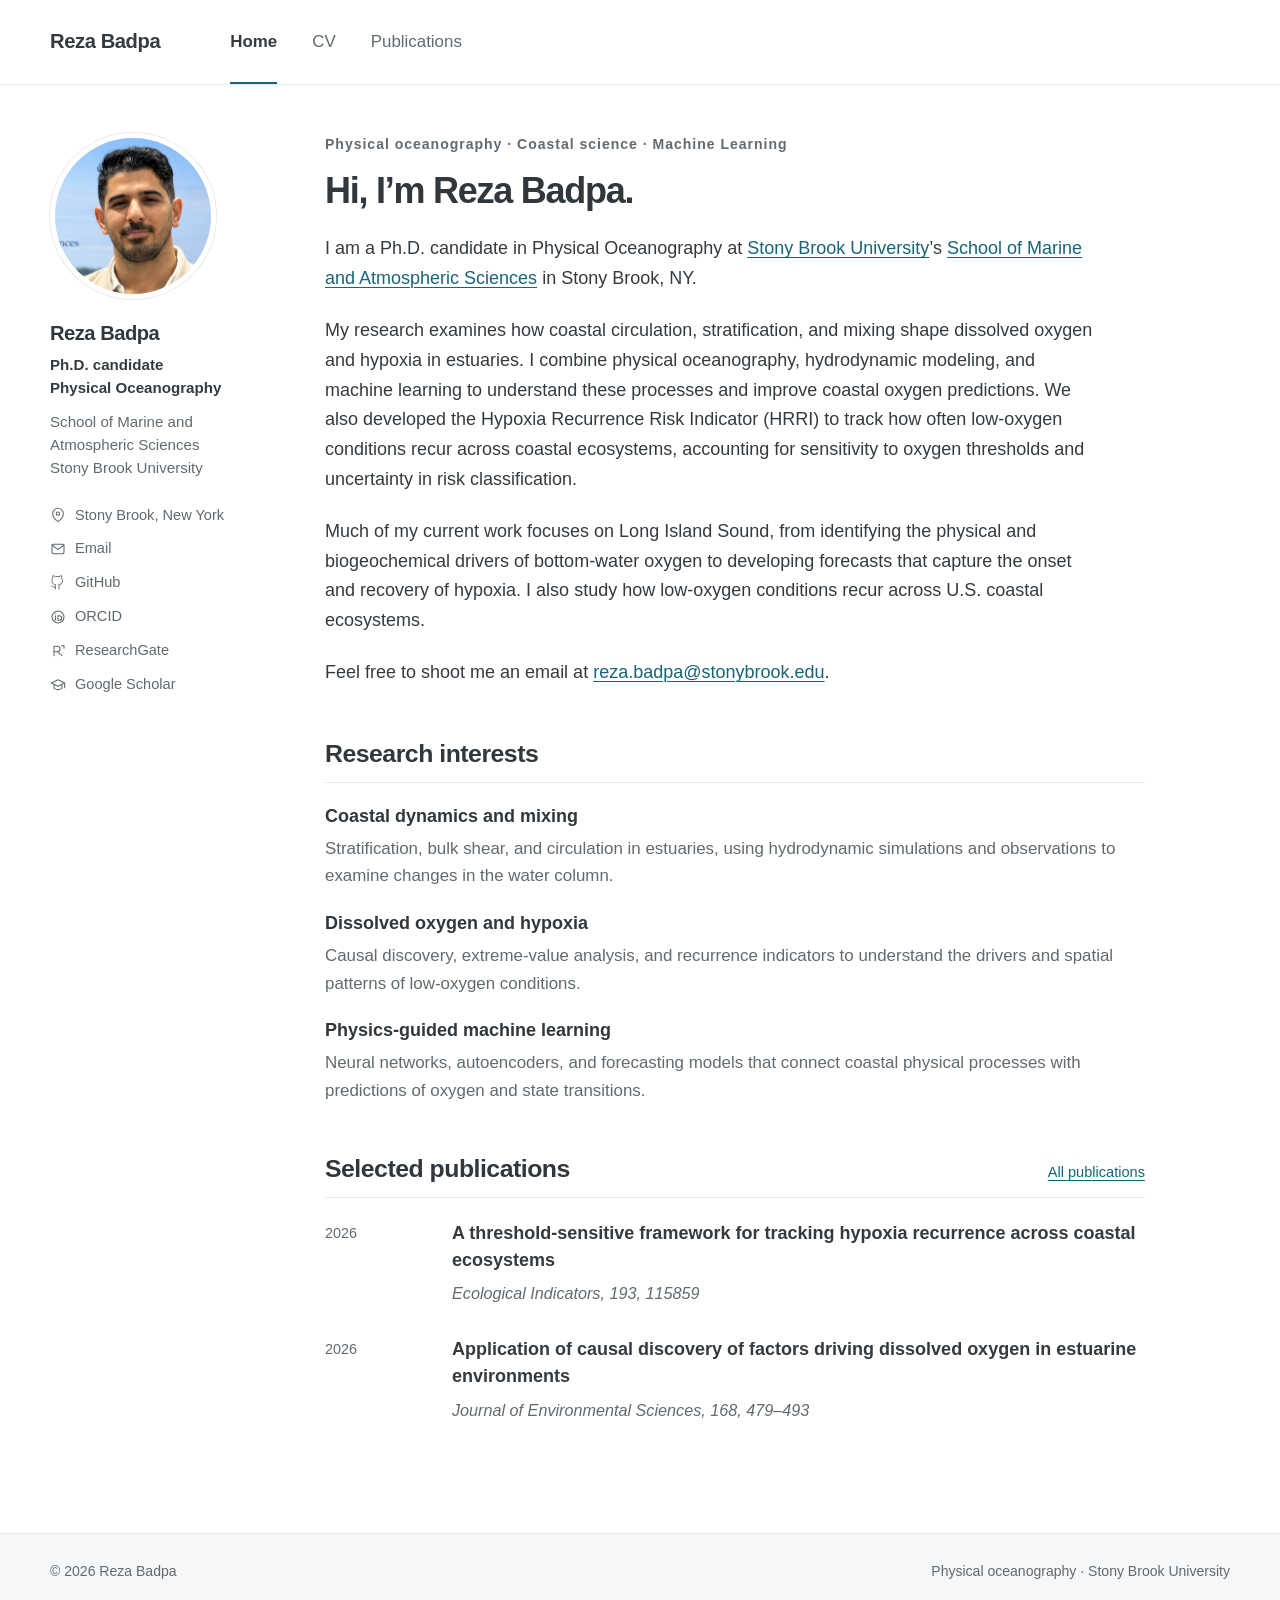
<file: index.html>
<!doctype html>
<html lang="en"><head><meta charset="utf-8"><meta name="viewport" content="width=device-width,initial-scale=1">
<title>Home | Reza Badpa</title><meta name="description" content="Reza Badpa is a Ph.D. candidate in Physical Oceanography at Stony Brook University, studying coastal dynamics, dissolved oxygen, hypoxia, and physics-guided machine learning."><meta name="theme-color" content="#176575">
<link rel="icon" href="./assets/favicon.svg" type="image/svg+xml"><link rel="stylesheet" href="./assets/style.css">
<meta property="og:type" content="website"><meta property="og:title" content="Home | Reza Badpa"><meta property="og:description" content="Reza Badpa is a Ph.D. candidate in Physical Oceanography at Stony Brook University, studying coastal dynamics, dissolved oxygen, hypoxia, and physics-guided machine learning."><meta property="og:url" content="https://rezart1427.github.io/">
<script type="application/ld+json">{"@context": "https://schema.org", "@type": "Person", "name": "Reza Badpa", "jobTitle": "Ph.D. candidate in Physical Oceanography", "affiliation": {"@type": "CollegeOrUniversity", "name": "Stony Brook University"}, "email": "mailto:reza.badpa@stonybrook.edu", "sameAs": ["https://github.com/rezart1427", "https://orcid.org/0000-0003-4790-7120", "https://www.researchgate.net/profile/Reza-Badpa", "https://scholar.google.com/citations?user=OhGCAvgAAAAJ&hl=en"]}</script><script defer src="./assets/site.js"></script></head>
<body><a class="skip-link" href="#main">Skip to content</a>
<header class="masthead"><div class="header-inner"><a class="site-name" href="./">Reza Badpa</a><nav aria-label="Main navigation"><a href="./" aria-current="page">Home</a><a href="./cv/">CV</a><a href="./publications/">Publications</a></nav></div></header>
<div class="layout"><aside class="profile" aria-label="About Reza Badpa">
<a class="profile-mark" href="./" aria-label="Reza Badpa home"><img src="./assets/reza-badpa-profile.png" alt="Reza Badpa" width="1536" height="1024" decoding="async"></a>
<div class="profile-copy"><h2>Reza Badpa</h2><p class="role">Ph.D. candidate<br> Physical Oceanography</p><p class="affiliation">School of Marine and<br> Atmospheric Sciences<br> Stony Brook University</p>
<ul class="profile-links"><li><svg viewBox="0 0 24 24" aria-hidden="true" fill="none" stroke="currentColor" stroke-width="1.6" stroke-linecap="round" stroke-linejoin="round"><path d="M20 10c0 6-8 12-8 12S4 16 4 10a8 8 0 1 1 16 0Z"/><circle cx="12" cy="10" r="2.5"/></svg><span>Stony Brook, New York</span></li><li><a href="mailto:reza.badpa@stonybrook.edu"><svg viewBox="0 0 24 24" aria-hidden="true" fill="none" stroke="currentColor" stroke-width="1.6" stroke-linecap="round" stroke-linejoin="round"><rect x="3" y="5" width="18" height="14" rx="2"/><path d="m3 6 9 7 9-7"/></svg>Email</a></li><li><a href="https://github.com/rezart1427"><svg viewBox="0 0 24 24" aria-hidden="true" fill="none" stroke="currentColor" stroke-width="1.6" stroke-linecap="round" stroke-linejoin="round"><path d="M9 19c-4 1-4-2-6-2m12 5v-4a3.4 3.4 0 0 0-1-2.6c3.3-.4 6.8-1.6 6.8-7.2A5.6 5.6 0 0 0 19.3 4a5.1 5.1 0 0 0-.1-4S18 0 15 1.6a14 14 0 0 0-6 0C6 0 4.8 0 4.8 0a5.1 5.1 0 0 0-.1 4 5.6 5.6 0 0 0-1.5 4.2c0 5.6 3.5 6.8 6.8 7.2A3.4 3.4 0 0 0 9 18v4" transform="translate(0 1) scale(.9)"/></svg>GitHub</a></li><li><a href="https://orcid.org/0000-0003-4790-7120"><svg viewBox="0 0 24 24" aria-hidden="true" fill="none" stroke="currentColor" stroke-width="1.6" stroke-linecap="round" stroke-linejoin="round"><circle cx="12" cy="12" r="9"/><path d="M8 10v7m0-10h.01M12 10h2a3.5 3.5 0 0 1 0 7h-2Z"/></svg>ORCID</a></li><li><a href="https://www.researchgate.net/profile/Reza-Badpa"><svg viewBox="0 0 24 24" aria-hidden="true" fill="none" stroke="currentColor" stroke-width="1.6" stroke-linecap="round" stroke-linejoin="round"><path d="M6 19V5h5a4 4 0 0 1 0 8H6m5 0 7 6M17 4h4v4"/></svg>ResearchGate</a></li><li><a href="https://scholar.google.com/citations?user=OhGCAvgAAAAJ&amp;hl=en"><svg viewBox="0 0 24 24" aria-hidden="true" fill="none" stroke="currentColor" stroke-width="1.6" stroke-linecap="round" stroke-linejoin="round"><path d="m2 9 10-5 10 5-10 5ZM6 11v6q6 4 12 0v-6m4-2v7"/></svg>Google Scholar</a></li></ul></div>
</aside><main id="main" tabindex="-1">
<div class="intro">
  <p class="eyebrow">Physical oceanography · Coastal science · Machine Learning</p>
  <h1>Hi, I’m Reza Badpa.</h1>
  <p>I am a Ph.D. candidate in Physical Oceanography at <a href="https://www.stonybrook.edu/">Stony Brook University</a>’s <a href="https://www.stonybrook.edu/somas/">School of Marine and Atmospheric Sciences</a> in Stony Brook, NY.</p>
  <p>My research examines how coastal circulation, stratification, and mixing shape dissolved oxygen and hypoxia in estuaries. I combine physical oceanography, hydrodynamic modeling, and machine learning to understand these processes and improve coastal oxygen predictions. We also developed the Hypoxia Recurrence Risk Indicator (HRRI) to track how often low-oxygen conditions recur across coastal ecosystems, accounting for sensitivity to oxygen thresholds and uncertainty in risk classification.</p>
  <p>Much of my current work focuses on Long Island Sound, from identifying the physical and biogeochemical drivers of bottom-water oxygen to developing forecasts that capture the onset and recovery of hypoxia. I also study how low-oxygen conditions recur across U.S. coastal ecosystems.</p>
  <p>Feel free to shoot me an email at <a href="mailto:reza.badpa@stonybrook.edu">reza.badpa@stonybrook.edu</a>.</p>
</div>
<section aria-labelledby="research-heading">
  <h2 id="research-heading">Research interests</h2>
  <div class="research-item"><h3>Coastal dynamics and mixing</h3><p>Stratification, bulk shear, and circulation in estuaries, using hydrodynamic simulations and observations to examine changes in the water column.</p></div>
  <div class="research-item"><h3>Dissolved oxygen and hypoxia</h3><p>Causal discovery, extreme-value analysis, and recurrence indicators to understand the drivers and spatial patterns of low-oxygen conditions.</p></div>
  <div class="research-item"><h3>Physics-guided machine learning</h3><p>Neural networks, autoencoders, and forecasting models that connect coastal physical processes with predictions of oxygen and state transitions.</p></div>
</section>
<section aria-labelledby="selected-heading">
  <div class="section-top"><h2 id="selected-heading">Selected publications</h2><a href="publications/">All publications</a></div>
  <ul class="entries"><li class="publication"><span class="entry-date">2026</span><div><h3><a href="https://doi.org/10.1016/j.ecolind.2026.115859">A threshold-sensitive framework for tracking hypoxia recurrence across coastal ecosystems</a></h3><p class="journal">Ecological Indicators, 193, 115859</p></div></li><li class="publication"><span class="entry-date">2026</span><div><h3><a href="https://doi.org/10.1016/j.jes.2025.11.024">Application of causal discovery of factors driving dissolved oxygen in estuarine environments</a></h3><p class="journal">Journal of Environmental Sciences, 168, 479–493</p></div></li></ul>
</section>
</main></div>
<footer><div class="footer-inner"><p>© 2026 Reza Badpa</p><p>Physical oceanography · Stony Brook University</p></div></footer>
</body></html>
</file>
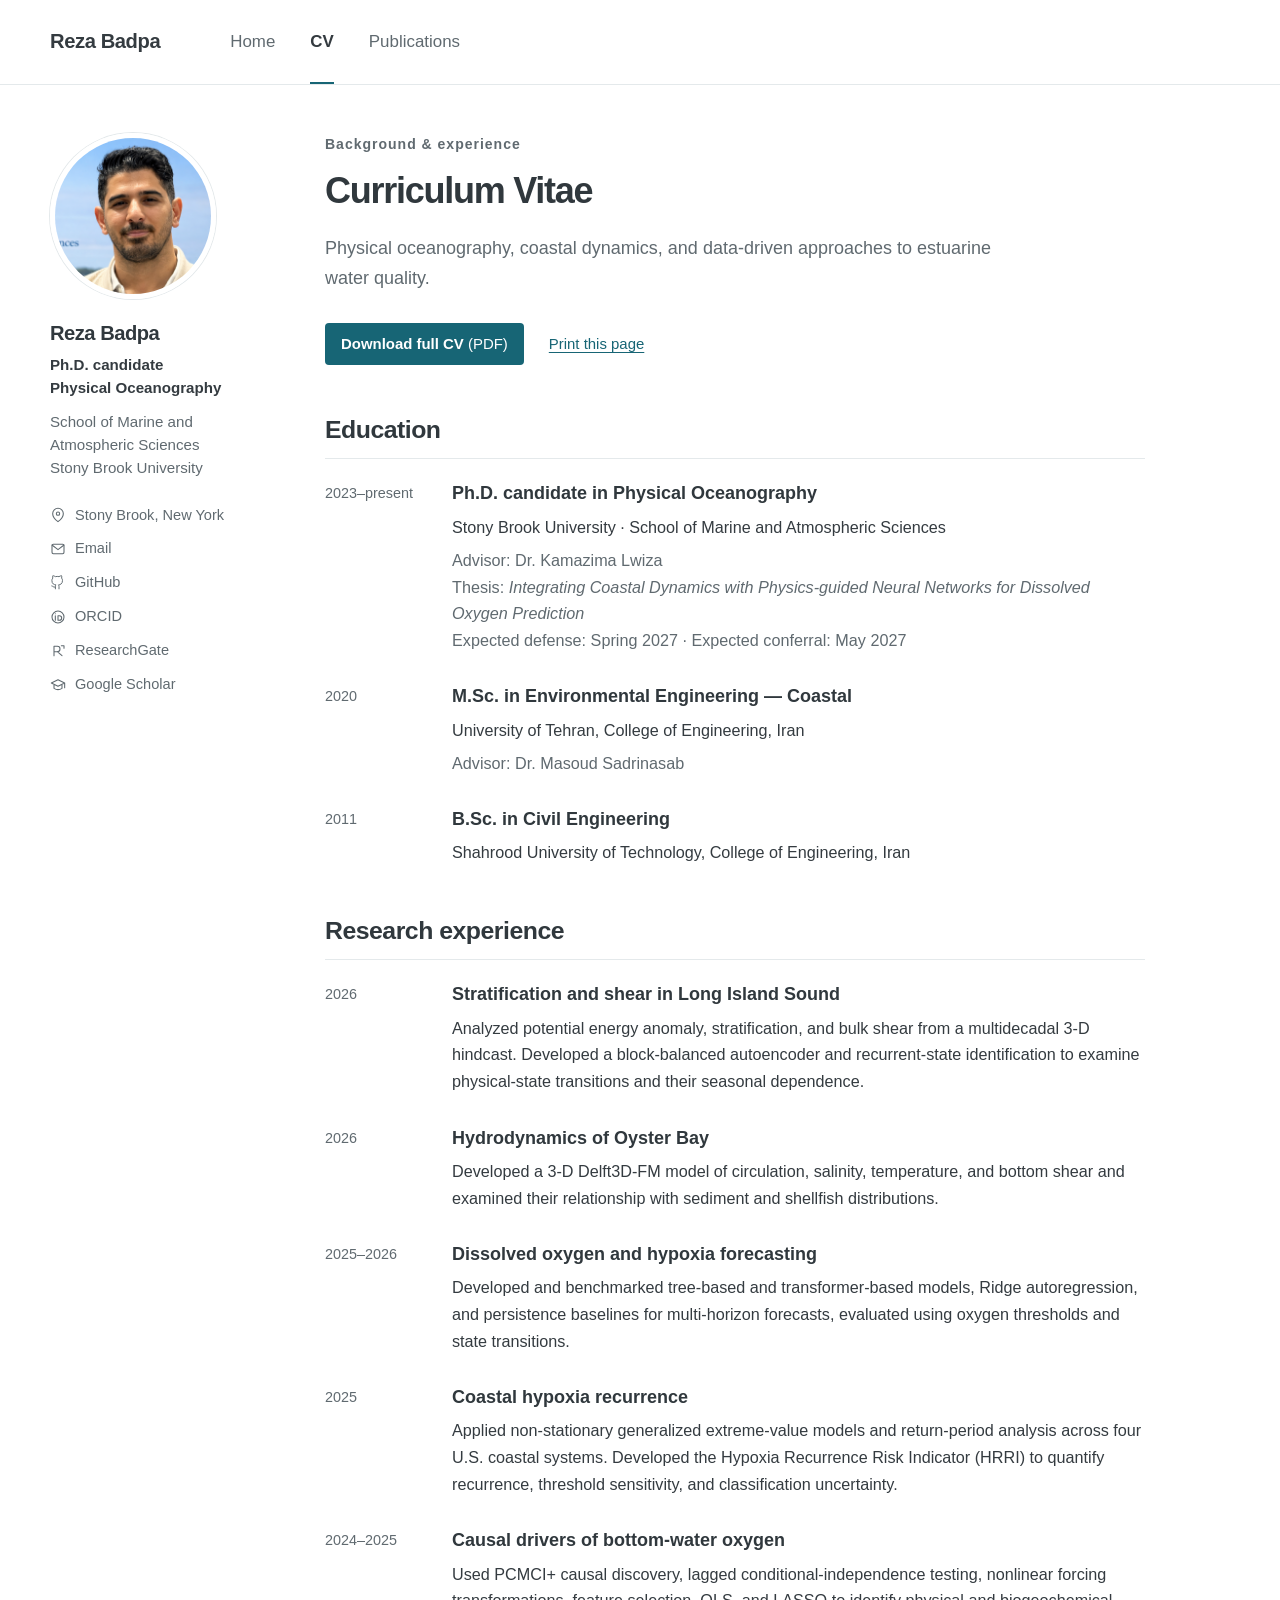
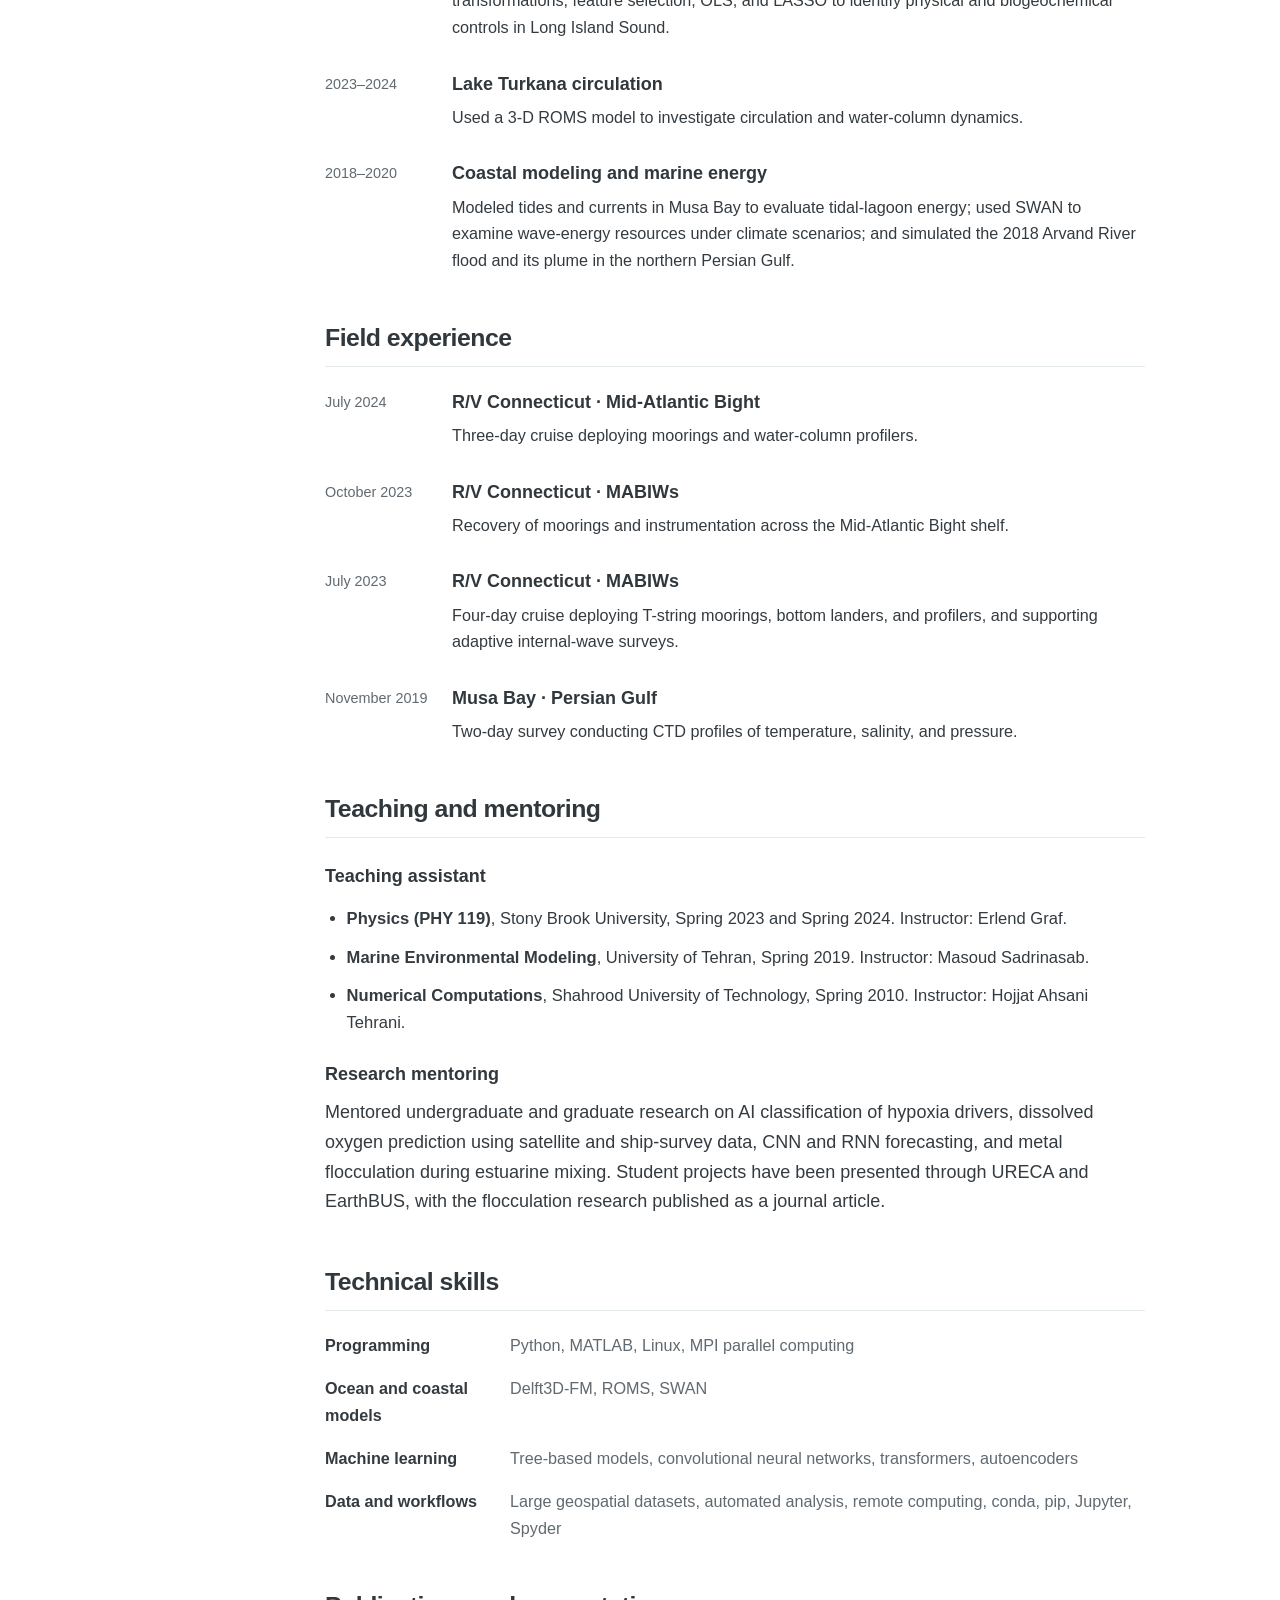
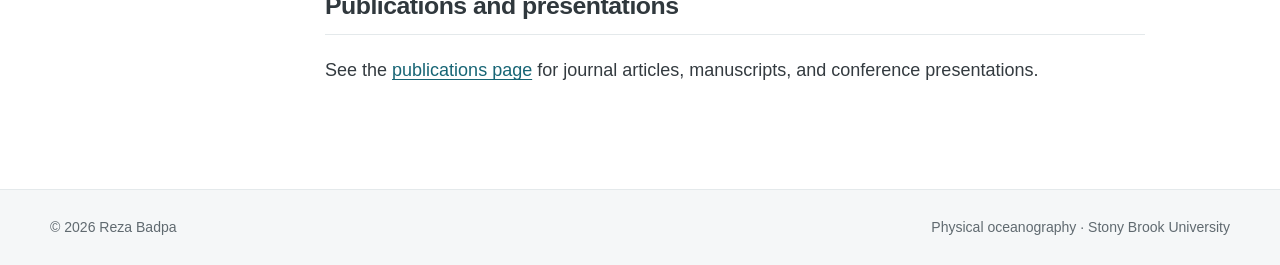
<file: cv/index.html>
<!doctype html>
<html lang="en"><head><meta charset="utf-8"><meta name="viewport" content="width=device-width,initial-scale=1">
<title>Curriculum Vitae | Reza Badpa</title><meta name="description" content="Reza Badpa is a Ph.D. candidate in Physical Oceanography at Stony Brook University, studying coastal dynamics, dissolved oxygen, hypoxia, and physics-guided machine learning."><meta name="theme-color" content="#176575">
<link rel="icon" href="../assets/favicon.svg" type="image/svg+xml"><link rel="stylesheet" href="../assets/style.css">
<meta property="og:type" content="website"><meta property="og:title" content="Curriculum Vitae | Reza Badpa"><meta property="og:description" content="Reza Badpa is a Ph.D. candidate in Physical Oceanography at Stony Brook University, studying coastal dynamics, dissolved oxygen, hypoxia, and physics-guided machine learning."><meta property="og:url" content="https://rezart1427.github.io/cv/">
<script type="application/ld+json">{"@context": "https://schema.org", "@type": "Person", "name": "Reza Badpa", "jobTitle": "Ph.D. candidate in Physical Oceanography", "affiliation": {"@type": "CollegeOrUniversity", "name": "Stony Brook University"}, "email": "mailto:reza.badpa@stonybrook.edu", "sameAs": ["https://github.com/rezart1427", "https://orcid.org/0000-0003-4790-7120", "https://www.researchgate.net/profile/Reza-Badpa", "https://scholar.google.com/citations?user=OhGCAvgAAAAJ&hl=en"]}</script><script defer src="../assets/site.js"></script></head>
<body><a class="skip-link" href="#main">Skip to content</a>
<header class="masthead"><div class="header-inner"><a class="site-name" href="../">Reza Badpa</a><nav aria-label="Main navigation"><a href="../">Home</a><a href="../cv/" aria-current="page">CV</a><a href="../publications/">Publications</a></nav></div></header>
<div class="layout"><aside class="profile" aria-label="About Reza Badpa">
<a class="profile-mark" href="../" aria-label="Reza Badpa home"><img src="../assets/reza-badpa-profile.png" alt="Reza Badpa" width="1536" height="1024" decoding="async"></a>
<div class="profile-copy"><h2>Reza Badpa</h2><p class="role">Ph.D. candidate<br> Physical Oceanography</p><p class="affiliation">School of Marine and<br> Atmospheric Sciences<br> Stony Brook University</p>
<ul class="profile-links"><li><svg viewBox="0 0 24 24" aria-hidden="true" fill="none" stroke="currentColor" stroke-width="1.6" stroke-linecap="round" stroke-linejoin="round"><path d="M20 10c0 6-8 12-8 12S4 16 4 10a8 8 0 1 1 16 0Z"/><circle cx="12" cy="10" r="2.5"/></svg><span>Stony Brook, New York</span></li><li><a href="mailto:reza.badpa@stonybrook.edu"><svg viewBox="0 0 24 24" aria-hidden="true" fill="none" stroke="currentColor" stroke-width="1.6" stroke-linecap="round" stroke-linejoin="round"><rect x="3" y="5" width="18" height="14" rx="2"/><path d="m3 6 9 7 9-7"/></svg>Email</a></li><li><a href="https://github.com/rezart1427"><svg viewBox="0 0 24 24" aria-hidden="true" fill="none" stroke="currentColor" stroke-width="1.6" stroke-linecap="round" stroke-linejoin="round"><path d="M9 19c-4 1-4-2-6-2m12 5v-4a3.4 3.4 0 0 0-1-2.6c3.3-.4 6.8-1.6 6.8-7.2A5.6 5.6 0 0 0 19.3 4a5.1 5.1 0 0 0-.1-4S18 0 15 1.6a14 14 0 0 0-6 0C6 0 4.8 0 4.8 0a5.1 5.1 0 0 0-.1 4 5.6 5.6 0 0 0-1.5 4.2c0 5.6 3.5 6.8 6.8 7.2A3.4 3.4 0 0 0 9 18v4" transform="translate(0 1) scale(.9)"/></svg>GitHub</a></li><li><a href="https://orcid.org/0000-0003-4790-7120"><svg viewBox="0 0 24 24" aria-hidden="true" fill="none" stroke="currentColor" stroke-width="1.6" stroke-linecap="round" stroke-linejoin="round"><circle cx="12" cy="12" r="9"/><path d="M8 10v7m0-10h.01M12 10h2a3.5 3.5 0 0 1 0 7h-2Z"/></svg>ORCID</a></li><li><a href="https://www.researchgate.net/profile/Reza-Badpa"><svg viewBox="0 0 24 24" aria-hidden="true" fill="none" stroke="currentColor" stroke-width="1.6" stroke-linecap="round" stroke-linejoin="round"><path d="M6 19V5h5a4 4 0 0 1 0 8H6m5 0 7 6M17 4h4v4"/></svg>ResearchGate</a></li><li><a href="https://scholar.google.com/citations?user=OhGCAvgAAAAJ&amp;hl=en"><svg viewBox="0 0 24 24" aria-hidden="true" fill="none" stroke="currentColor" stroke-width="1.6" stroke-linecap="round" stroke-linejoin="round"><path d="m2 9 10-5 10 5-10 5ZM6 11v6q6 4 12 0v-6m4-2v7"/></svg>Google Scholar</a></li></ul></div>
</aside><main id="main" tabindex="-1">
<p class="eyebrow">Background & experience</p>
<h1>Curriculum Vitae</h1>
<p class="page-lead">Physical oceanography, coastal dynamics, and data-driven approaches to estuarine water quality.</p>
<div class="page-actions"><a class="button" href="../assets/Reza-Badpa-CV.pdf" download>Download full CV <span>(PDF)</span></a><button class="text-button" type="button" data-print>Print this page</button></div>
<section aria-labelledby="education"><h2 id="education">Education</h2><ul class="entries">
<li class="record"><span class="entry-date">2023–present</span><div><h3>Ph.D. candidate in Physical Oceanography</h3><p>Stony Brook University · School of Marine and Atmospheric Sciences</p><p class="detail">Advisor: Dr. Kamazima Lwiza<br>Thesis: <em>Integrating Coastal Dynamics with Physics-guided Neural Networks for Dissolved Oxygen Prediction</em><br>Expected defense: Spring 2027 · Expected conferral: May 2027</p></div></li><li class="record"><span class="entry-date">2020</span><div><h3>M.Sc. in Environmental Engineering — Coastal</h3><p>University of Tehran, College of Engineering, Iran</p><p class="detail">Advisor: Dr. Masoud Sadrinasab</p></div></li><li class="record"><span class="entry-date">2011</span><div><h3>B.Sc. in Civil Engineering</h3><p>Shahrood University of Technology, College of Engineering, Iran</p></div></li></ul></section>
<section aria-labelledby="experience"><h2 id="experience">Research experience</h2><ul class="entries">
<li class="record"><span class="entry-date">2026</span><div><h3>Stratification and shear in Long Island Sound</h3><p>Analyzed potential energy anomaly, stratification, and bulk shear from a multidecadal 3-D hindcast. Developed a block-balanced autoencoder and recurrent-state identification to examine physical-state transitions and their seasonal dependence.</p></div></li><li class="record"><span class="entry-date">2026</span><div><h3>Hydrodynamics of Oyster Bay</h3><p>Developed a 3-D Delft3D-FM model of circulation, salinity, temperature, and bottom shear and examined their relationship with sediment and shellfish distributions.</p></div></li><li class="record"><span class="entry-date">2025–2026</span><div><h3>Dissolved oxygen and hypoxia forecasting</h3><p>Developed and benchmarked tree-based and transformer-based models, Ridge autoregression, and persistence baselines for multi-horizon forecasts, evaluated using oxygen thresholds and state transitions.</p></div></li><li class="record"><span class="entry-date">2025</span><div><h3>Coastal hypoxia recurrence</h3><p>Applied non-stationary generalized extreme-value models and return-period analysis across four U.S. coastal systems. Developed the Hypoxia Recurrence Risk Indicator (HRRI) to quantify recurrence, threshold sensitivity, and classification uncertainty.</p></div></li><li class="record"><span class="entry-date">2024–2025</span><div><h3>Causal drivers of bottom-water oxygen</h3><p>Used PCMCI+ causal discovery, lagged conditional-independence testing, nonlinear forcing transformations, feature selection, OLS, and LASSO to identify physical and biogeochemical controls in Long Island Sound.</p></div></li><li class="record"><span class="entry-date">2023–2024</span><div><h3>Lake Turkana circulation</h3><p>Used a 3-D ROMS model to investigate circulation and water-column dynamics.</p></div></li><li class="record"><span class="entry-date">2018–2020</span><div><h3>Coastal modeling and marine energy</h3><p>Modeled tides and currents in Musa Bay to evaluate tidal-lagoon energy; used SWAN to examine wave-energy resources under climate scenarios; and simulated the 2018 Arvand River flood and its plume in the northern Persian Gulf.</p></div></li></ul></section>
<section aria-labelledby="field"><h2 id="field">Field experience</h2><ul class="entries">
<li class="record"><span class="entry-date">July 2024</span><div><h3>R/V Connecticut · Mid-Atlantic Bight</h3><p>Three-day cruise deploying moorings and water-column profilers.</p></div></li><li class="record"><span class="entry-date">October 2023</span><div><h3>R/V Connecticut · MABIWs</h3><p>Recovery of moorings and instrumentation across the Mid-Atlantic Bight shelf.</p></div></li><li class="record"><span class="entry-date">July 2023</span><div><h3>R/V Connecticut · MABIWs</h3><p>Four-day cruise deploying T-string moorings, bottom landers, and profilers, and supporting adaptive internal-wave surveys.</p></div></li><li class="record"><span class="entry-date">November 2019</span><div><h3>Musa Bay · Persian Gulf</h3><p>Two-day survey conducting CTD profiles of temperature, salinity, and pressure.</p></div></li></ul></section>
<section aria-labelledby="teaching"><h2 id="teaching">Teaching and mentoring</h2>
<h3 class="subheading">Teaching assistant</h3>
<ul class="plain-list"><li><strong>Physics (PHY 119)</strong>, Stony Brook University, Spring 2023 and Spring 2024. Instructor: Erlend Graf.</li><li><strong>Marine Environmental Modeling</strong>, University of Tehran, Spring 2019. Instructor: Masoud Sadrinasab.</li><li><strong>Numerical Computations</strong>, Shahrood University of Technology, Spring 2010. Instructor: Hojjat Ahsani Tehrani.</li></ul>
<h3 class="subheading">Research mentoring</h3>
<p>Mentored undergraduate and graduate research on AI classification of hypoxia drivers, dissolved oxygen prediction using satellite and ship-survey data, CNN and RNN forecasting, and metal flocculation during estuarine mixing. Student projects have been presented through URECA and EarthBUS, with the flocculation research published as a journal article.</p>
</section>
<section aria-labelledby="skills"><h2 id="skills">Technical skills</h2>
<dl class="skills"><dt>Programming</dt><dd>Python, MATLAB, Linux, MPI parallel computing</dd><dt>Ocean and coastal models</dt><dd>Delft3D-FM, ROMS, SWAN</dd><dt>Machine learning</dt><dd>Tree-based models, convolutional neural networks, transformers, autoencoders</dd><dt>Data and workflows</dt><dd>Large geospatial datasets, automated analysis, remote computing, conda, pip, Jupyter, Spyder</dd></dl>
</section>
<section><h2>Publications and presentations</h2><p>See the <a href="../publications/">publications page</a> for journal articles, manuscripts, and conference presentations.</p></section>
</main></div>
<footer><div class="footer-inner"><p>© 2026 Reza Badpa</p><p>Physical oceanography · Stony Brook University</p></div></footer>
</body></html>
</file>
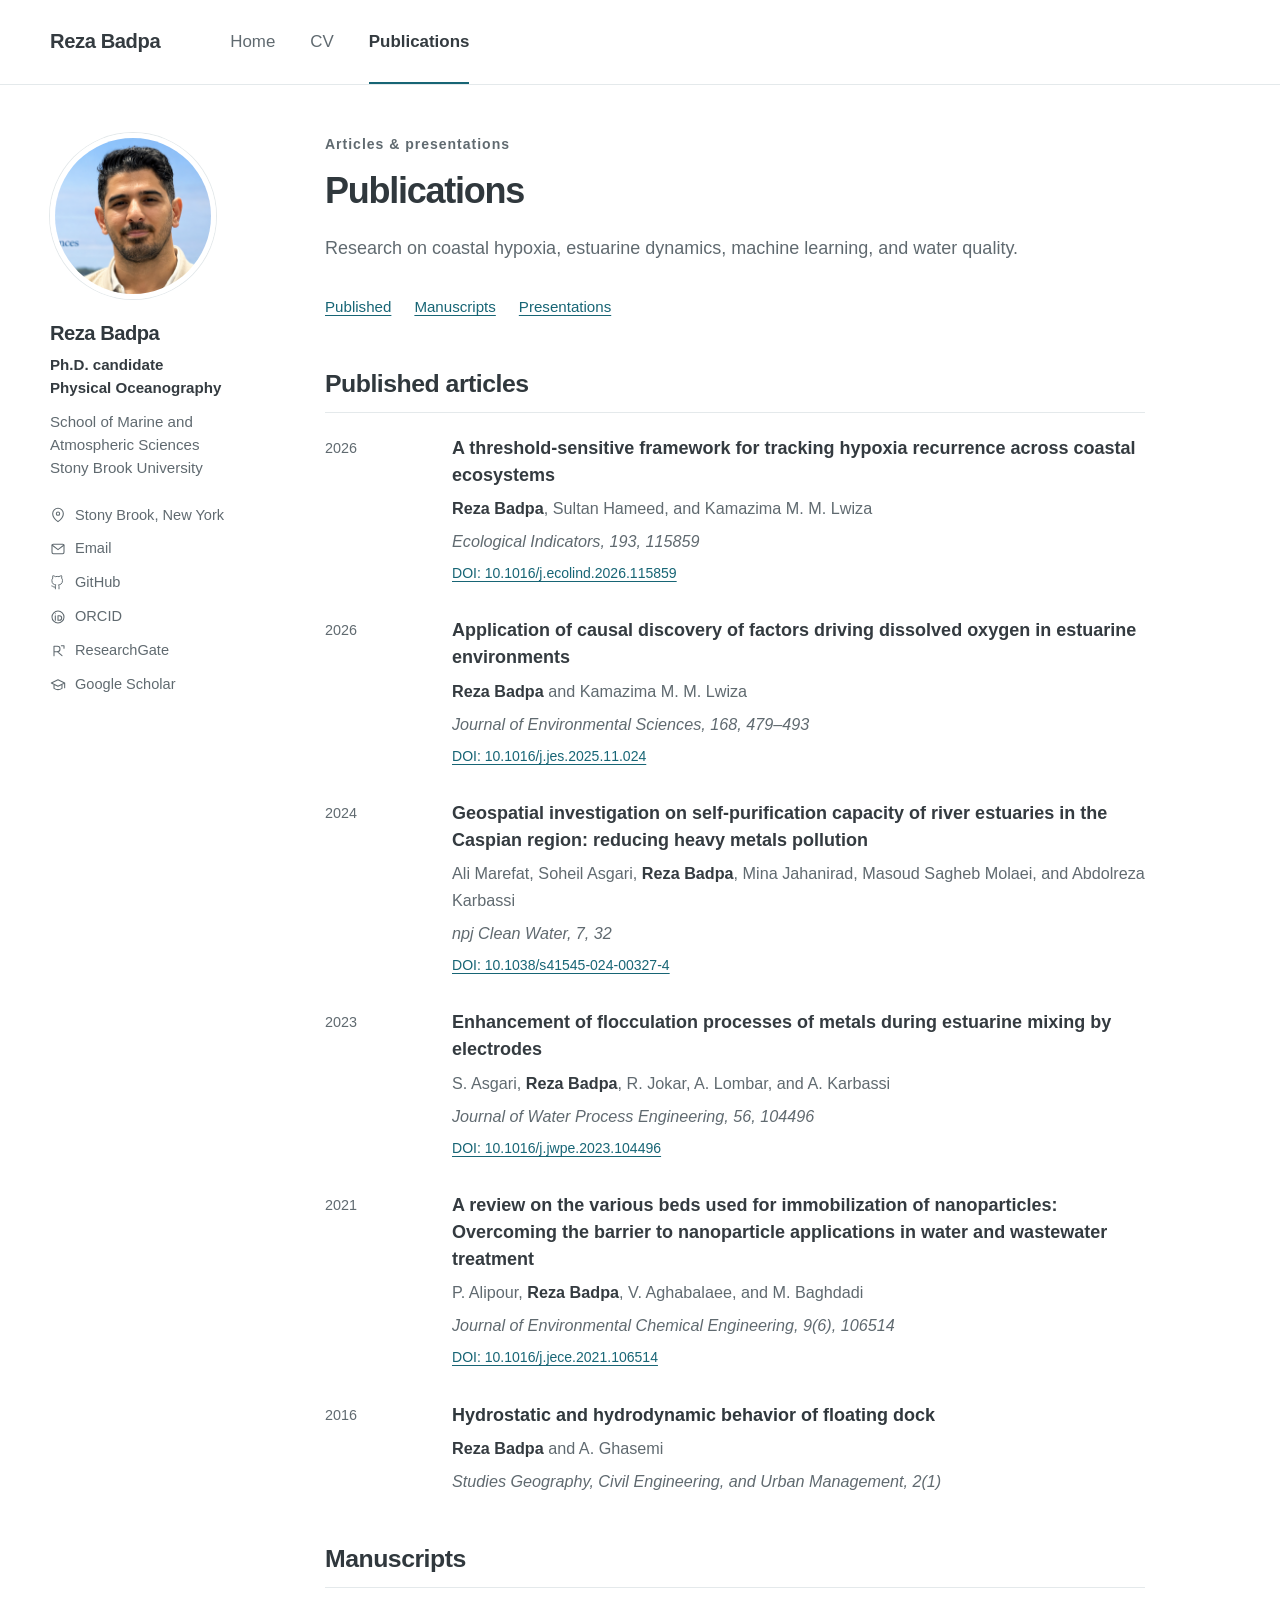
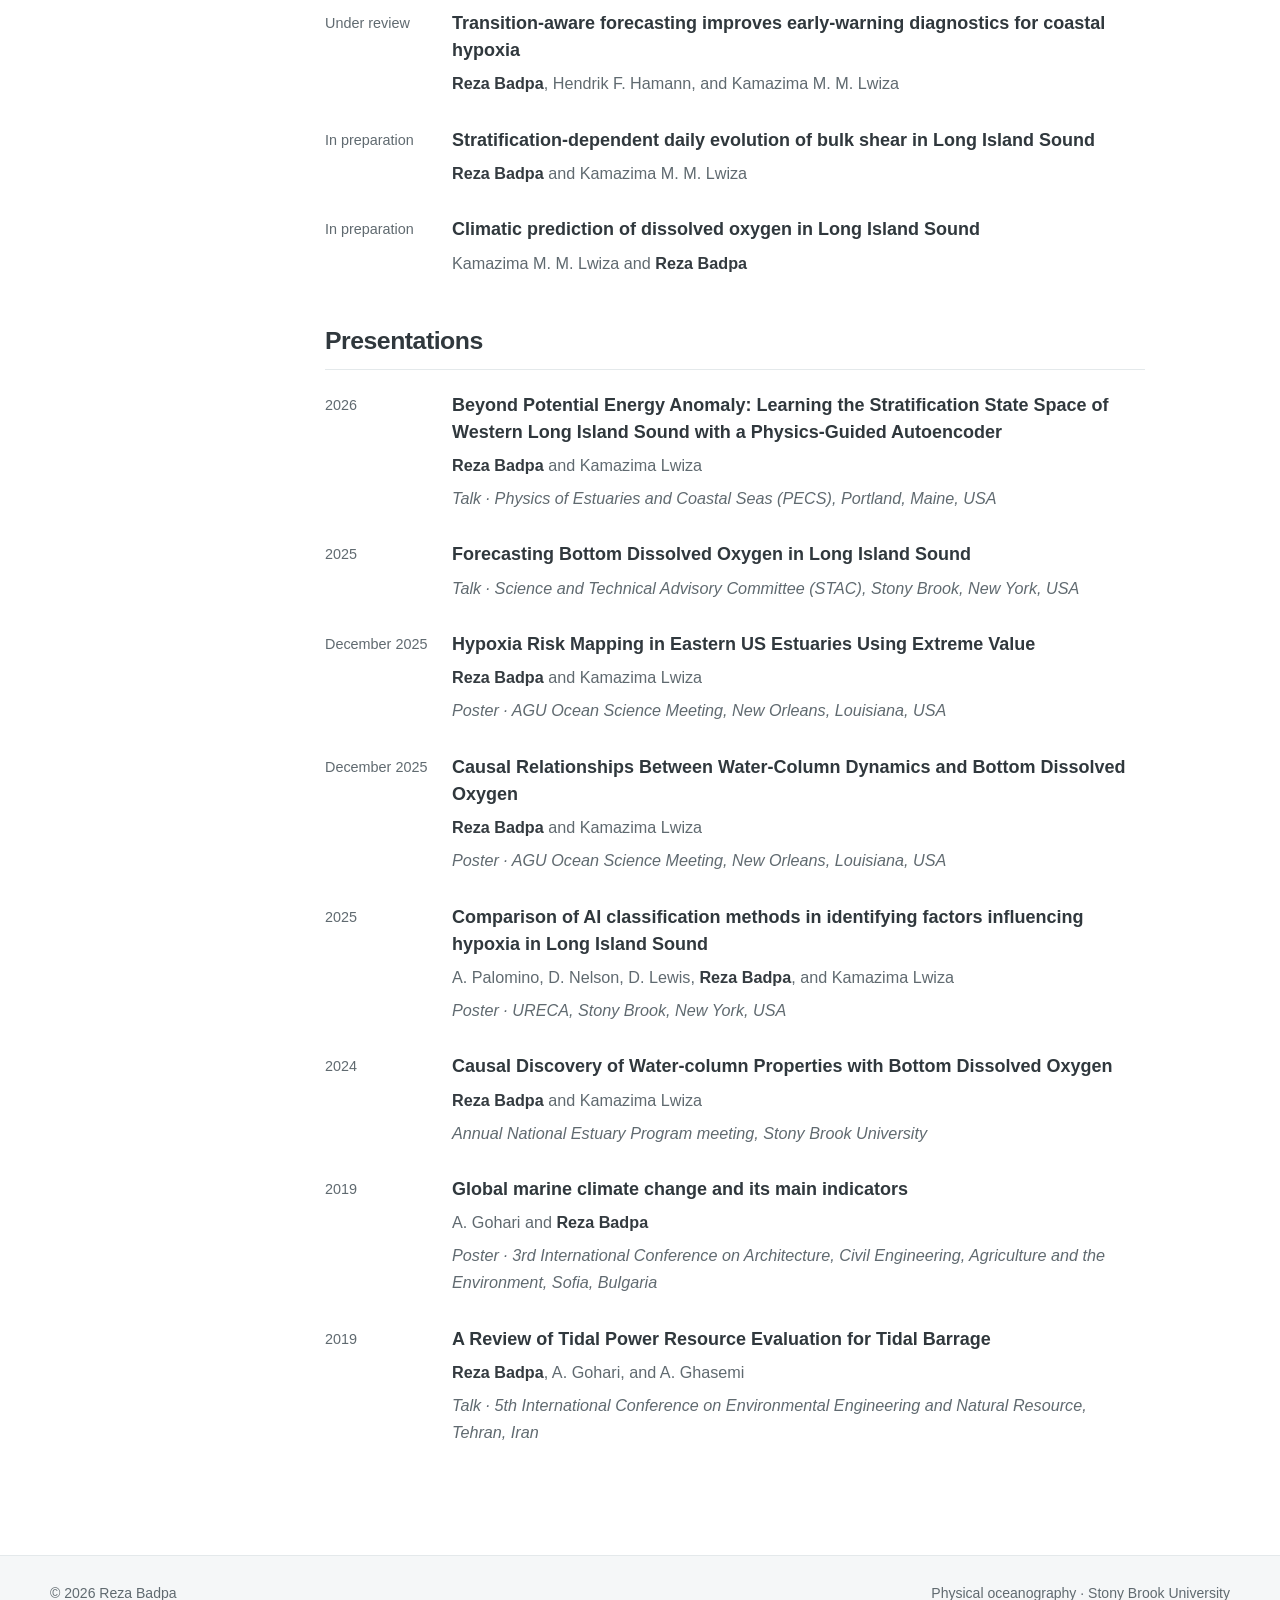
<file: publications/index.html>
<!doctype html>
<html lang="en"><head><meta charset="utf-8"><meta name="viewport" content="width=device-width,initial-scale=1">
<title>Publications | Reza Badpa</title><meta name="description" content="Reza Badpa is a Ph.D. candidate in Physical Oceanography at Stony Brook University, studying coastal dynamics, dissolved oxygen, hypoxia, and physics-guided machine learning."><meta name="theme-color" content="#176575">
<link rel="icon" href="../assets/favicon.svg" type="image/svg+xml"><link rel="stylesheet" href="../assets/style.css">
<meta property="og:type" content="website"><meta property="og:title" content="Publications | Reza Badpa"><meta property="og:description" content="Reza Badpa is a Ph.D. candidate in Physical Oceanography at Stony Brook University, studying coastal dynamics, dissolved oxygen, hypoxia, and physics-guided machine learning."><meta property="og:url" content="https://rezart1427.github.io/publications/">
<script type="application/ld+json">{"@context": "https://schema.org", "@type": "Person", "name": "Reza Badpa", "jobTitle": "Ph.D. candidate in Physical Oceanography", "affiliation": {"@type": "CollegeOrUniversity", "name": "Stony Brook University"}, "email": "mailto:reza.badpa@stonybrook.edu", "sameAs": ["https://github.com/rezart1427", "https://orcid.org/0000-0003-4790-7120", "https://www.researchgate.net/profile/Reza-Badpa", "https://scholar.google.com/citations?user=OhGCAvgAAAAJ&hl=en"]}</script><script defer src="../assets/site.js"></script></head>
<body><a class="skip-link" href="#main">Skip to content</a>
<header class="masthead"><div class="header-inner"><a class="site-name" href="../">Reza Badpa</a><nav aria-label="Main navigation"><a href="../">Home</a><a href="../cv/">CV</a><a href="../publications/" aria-current="page">Publications</a></nav></div></header>
<div class="layout"><aside class="profile" aria-label="About Reza Badpa">
<a class="profile-mark" href="../" aria-label="Reza Badpa home"><img src="../assets/reza-badpa-profile.png" alt="Reza Badpa" width="1536" height="1024" decoding="async"></a>
<div class="profile-copy"><h2>Reza Badpa</h2><p class="role">Ph.D. candidate<br> Physical Oceanography</p><p class="affiliation">School of Marine and<br> Atmospheric Sciences<br> Stony Brook University</p>
<ul class="profile-links"><li><svg viewBox="0 0 24 24" aria-hidden="true" fill="none" stroke="currentColor" stroke-width="1.6" stroke-linecap="round" stroke-linejoin="round"><path d="M20 10c0 6-8 12-8 12S4 16 4 10a8 8 0 1 1 16 0Z"/><circle cx="12" cy="10" r="2.5"/></svg><span>Stony Brook, New York</span></li><li><a href="mailto:reza.badpa@stonybrook.edu"><svg viewBox="0 0 24 24" aria-hidden="true" fill="none" stroke="currentColor" stroke-width="1.6" stroke-linecap="round" stroke-linejoin="round"><rect x="3" y="5" width="18" height="14" rx="2"/><path d="m3 6 9 7 9-7"/></svg>Email</a></li><li><a href="https://github.com/rezart1427"><svg viewBox="0 0 24 24" aria-hidden="true" fill="none" stroke="currentColor" stroke-width="1.6" stroke-linecap="round" stroke-linejoin="round"><path d="M9 19c-4 1-4-2-6-2m12 5v-4a3.4 3.4 0 0 0-1-2.6c3.3-.4 6.8-1.6 6.8-7.2A5.6 5.6 0 0 0 19.3 4a5.1 5.1 0 0 0-.1-4S18 0 15 1.6a14 14 0 0 0-6 0C6 0 4.8 0 4.8 0a5.1 5.1 0 0 0-.1 4 5.6 5.6 0 0 0-1.5 4.2c0 5.6 3.5 6.8 6.8 7.2A3.4 3.4 0 0 0 9 18v4" transform="translate(0 1) scale(.9)"/></svg>GitHub</a></li><li><a href="https://orcid.org/0000-0003-4790-7120"><svg viewBox="0 0 24 24" aria-hidden="true" fill="none" stroke="currentColor" stroke-width="1.6" stroke-linecap="round" stroke-linejoin="round"><circle cx="12" cy="12" r="9"/><path d="M8 10v7m0-10h.01M12 10h2a3.5 3.5 0 0 1 0 7h-2Z"/></svg>ORCID</a></li><li><a href="https://www.researchgate.net/profile/Reza-Badpa"><svg viewBox="0 0 24 24" aria-hidden="true" fill="none" stroke="currentColor" stroke-width="1.6" stroke-linecap="round" stroke-linejoin="round"><path d="M6 19V5h5a4 4 0 0 1 0 8H6m5 0 7 6M17 4h4v4"/></svg>ResearchGate</a></li><li><a href="https://scholar.google.com/citations?user=OhGCAvgAAAAJ&amp;hl=en"><svg viewBox="0 0 24 24" aria-hidden="true" fill="none" stroke="currentColor" stroke-width="1.6" stroke-linecap="round" stroke-linejoin="round"><path d="m2 9 10-5 10 5-10 5ZM6 11v6q6 4 12 0v-6m4-2v7"/></svg>Google Scholar</a></li></ul></div>
</aside><main id="main" tabindex="-1">
<p class="eyebrow">Articles & presentations</p>
<h1>Publications</h1>
<p class="page-lead">Research on coastal hypoxia, estuarine dynamics, machine learning, and water quality.</p>
<nav class="jump-links" aria-label="Publication sections"><a href="#published">Published</a><a href="#manuscripts">Manuscripts</a><a href="#presentations">Presentations</a></nav>
<section aria-labelledby="published"><h2 id="published">Published articles</h2><ul class="entries publications"><li class="publication"><span class="entry-date">2026</span><div><h3><a href="https://doi.org/10.1016/j.ecolind.2026.115859">A threshold-sensitive framework for tracking hypoxia recurrence across coastal ecosystems</a></h3><p class="authors"><strong>Reza Badpa</strong>, Sultan Hameed, and Kamazima M. M. Lwiza</p><p class="journal">Ecological Indicators, 193, 115859</p><a class="doi" href="https://doi.org/10.1016/j.ecolind.2026.115859">DOI: 10.1016/j.ecolind.2026.115859</a></div></li><li class="publication"><span class="entry-date">2026</span><div><h3><a href="https://doi.org/10.1016/j.jes.2025.11.024">Application of causal discovery of factors driving dissolved oxygen in estuarine environments</a></h3><p class="authors"><strong>Reza Badpa</strong> and Kamazima M. M. Lwiza</p><p class="journal">Journal of Environmental Sciences, 168, 479–493</p><a class="doi" href="https://doi.org/10.1016/j.jes.2025.11.024">DOI: 10.1016/j.jes.2025.11.024</a></div></li><li class="publication"><span class="entry-date">2024</span><div><h3><a href="https://doi.org/10.1038/s41545-024-00327-4">Geospatial investigation on self-purification capacity of river estuaries in the Caspian region: reducing heavy metals pollution</a></h3><p class="authors">Ali Marefat, Soheil Asgari, <strong>Reza Badpa</strong>, Mina Jahanirad, Masoud Sagheb Molaei, and Abdolreza Karbassi</p><p class="journal">npj Clean Water, 7, 32</p><a class="doi" href="https://doi.org/10.1038/s41545-024-00327-4">DOI: 10.1038/s41545-024-00327-4</a></div></li><li class="publication"><span class="entry-date">2023</span><div><h3><a href="https://doi.org/10.1016/j.jwpe.2023.104496">Enhancement of flocculation processes of metals during estuarine mixing by electrodes</a></h3><p class="authors">S. Asgari, <strong>Reza Badpa</strong>, R. Jokar, A. Lombar, and A. Karbassi</p><p class="journal">Journal of Water Process Engineering, 56, 104496</p><a class="doi" href="https://doi.org/10.1016/j.jwpe.2023.104496">DOI: 10.1016/j.jwpe.2023.104496</a></div></li><li class="publication"><span class="entry-date">2021</span><div><h3><a href="https://doi.org/10.1016/j.jece.2021.106514">A review on the various beds used for immobilization of nanoparticles: Overcoming the barrier to nanoparticle applications in water and wastewater treatment</a></h3><p class="authors">P. Alipour, <strong>Reza Badpa</strong>, V. Aghabalaee, and M. Baghdadi</p><p class="journal">Journal of Environmental Chemical Engineering, 9(6), 106514</p><a class="doi" href="https://doi.org/10.1016/j.jece.2021.106514">DOI: 10.1016/j.jece.2021.106514</a></div></li><li class="publication"><span class="entry-date">2016</span><div><h3>Hydrostatic and hydrodynamic behavior of floating dock</h3><p class="authors"><strong>Reza Badpa</strong> and A. Ghasemi</p><p class="journal">Studies Geography, Civil Engineering, and Urban Management, 2(1)</p></div></li></ul></section>
<section aria-labelledby="manuscripts"><h2 id="manuscripts">Manuscripts</h2><ul class="entries">
<li class="record"><span class="entry-date">Under review</span><div><h3>Transition-aware forecasting improves early-warning diagnostics for coastal hypoxia</h3><p class="authors"><strong>Reza Badpa</strong>, Hendrik F. Hamann, and Kamazima M. M. Lwiza</p></div></li><li class="record"><span class="entry-date">In preparation</span><div><h3>Stratification-dependent daily evolution of bulk shear in Long Island Sound</h3><p class="authors"><strong>Reza Badpa</strong> and Kamazima M. M. Lwiza</p></div></li><li class="record"><span class="entry-date">In preparation</span><div><h3>Climatic prediction of dissolved oxygen in Long Island Sound</h3><p class="authors">Kamazima M. M. Lwiza and <strong>Reza Badpa</strong></p></div></li></ul></section>
<section aria-labelledby="presentations"><h2 id="presentations">Presentations</h2><ul class="entries"><li class="record"><span class="entry-date">2026</span><div><h3>Beyond Potential Energy Anomaly: Learning the Stratification State Space of Western Long Island Sound with a Physics-Guided Autoencoder</h3><p class="authors"><strong>Reza Badpa</strong> and Kamazima Lwiza</p><p class="journal">Talk · Physics of Estuaries and Coastal Seas (PECS), Portland, Maine, USA</p></div></li><li class="record"><span class="entry-date">2025</span><div><h3>Forecasting Bottom Dissolved Oxygen in Long Island Sound</h3><p class="journal">Talk · Science and Technical Advisory Committee (STAC), Stony Brook, New York, USA</p></div></li><li class="record"><span class="entry-date">December 2025</span><div><h3>Hypoxia Risk Mapping in Eastern US Estuaries Using Extreme Value</h3><p class="authors"><strong>Reza Badpa</strong> and Kamazima Lwiza</p><p class="journal">Poster · AGU Ocean Science Meeting, New Orleans, Louisiana, USA</p></div></li><li class="record"><span class="entry-date">December 2025</span><div><h3>Causal Relationships Between Water-Column Dynamics and Bottom Dissolved Oxygen</h3><p class="authors"><strong>Reza Badpa</strong> and Kamazima Lwiza</p><p class="journal">Poster · AGU Ocean Science Meeting, New Orleans, Louisiana, USA</p></div></li><li class="record"><span class="entry-date">2025</span><div><h3>Comparison of AI classification methods in identifying factors influencing hypoxia in Long Island Sound</h3><p class="authors">A. Palomino, D. Nelson, D. Lewis, <strong>Reza Badpa</strong>, and Kamazima Lwiza</p><p class="journal">Poster · URECA, Stony Brook, New York, USA</p></div></li><li class="record"><span class="entry-date">2024</span><div><h3>Causal Discovery of Water-column Properties with Bottom Dissolved Oxygen</h3><p class="authors"><strong>Reza Badpa</strong> and Kamazima Lwiza</p><p class="journal">Annual National Estuary Program meeting, Stony Brook University</p></div></li><li class="record"><span class="entry-date">2019</span><div><h3>Global marine climate change and its main indicators</h3><p class="authors">A. Gohari and <strong>Reza Badpa</strong></p><p class="journal">Poster · 3rd International Conference on Architecture, Civil Engineering, Agriculture and the Environment, Sofia, Bulgaria</p></div></li><li class="record"><span class="entry-date">2019</span><div><h3>A Review of Tidal Power Resource Evaluation for Tidal Barrage</h3><p class="authors"><strong>Reza Badpa</strong>, A. Gohari, and A. Ghasemi</p><p class="journal">Talk · 5th International Conference on Environmental Engineering and Natural Resource, Tehran, Iran</p></div></li></ul></section>
</main></div>
<footer><div class="footer-inner"><p>© 2026 Reza Badpa</p><p>Physical oceanography · Stony Brook University</p></div></footer>
</body></html>
</file>
<file: assets/style.css>
:root{color-scheme:light;--ink:#343b40;--muted:#606a70;--accent:#176575;--line:#e4e9eb;--soft:#f5f7f8;font-family:-apple-system,BlinkMacSystemFont,"Segoe UI",Arial,sans-serif;font-size:18px}
*{box-sizing:border-box}html{scroll-behavior:smooth;scroll-padding-top:2rem}body{margin:0;background:#fff;color:var(--ink);line-height:1.65;-webkit-font-smoothing:antialiased}a{color:var(--accent);text-underline-offset:.18em;text-decoration-thickness:1px}a:hover{color:#0b4552;text-decoration-thickness:2px}a,button{-webkit-tap-highlight-color:transparent}a:focus-visible,button:focus-visible{outline:3px solid #4098ac;outline-offset:5px;border-radius:2px}p{margin:0 0 1.25rem}h1,h2,h3{line-height:1.3;color:#30383d}h1{font-size:2rem;letter-spacing:-.035em;margin:0 0 1.1rem;font-weight:730}h2{font-size:1.38rem;letter-spacing:-.02em;margin:0 0 1.2rem;font-weight:680}h3{font-size:1rem;font-weight:650;margin:0 0 .35rem}button{font:inherit}svg{display:block}.masthead{border-bottom:1px solid var(--line)}.header-inner{max-width:1250px;margin:auto;min-height:84px;padding:0 35px;display:flex;align-items:center;gap:70px}.site-name{font-size:1.12rem;font-weight:720;letter-spacing:-.02em;text-decoration:none;color:var(--ink)}.header-inner nav{display:flex;gap:35px;align-self:stretch;align-items:center}.header-inner nav a{position:relative;color:var(--muted);text-decoration:none;font-size:.94rem;display:flex;align-items:center;height:100%}.header-inner nav a:hover{color:var(--accent)}.header-inner nav a[aria-current]{color:var(--ink);font-weight:600}.header-inner nav a[aria-current]:after{content:"";position:absolute;bottom:0;left:0;right:0;height:2px;background:var(--accent)}.layout{max-width:1250px;margin:0 auto;padding:48px 35px 80px;display:grid;grid-template-columns:210px minmax(0,1fr);gap:65px;min-height:calc(100vh - 194px)}.profile{align-self:start;position:sticky;top:35px;font-size:.84rem;line-height:1.5}.profile-mark{display:block;width:166px;height:166px;border-radius:50%;overflow:hidden;margin:0 0 21px;border:5px solid #fff;box-shadow:0 0 0 1px var(--line)}.profile-mark img{display:block;width:100%;height:100%;object-fit:cover;object-position:100% 0;transform:scale(1.6);transform-origin:50% 0}.profile h2{font-size:1.12rem;letter-spacing:-.025em;margin:0 0 8px}.profile .role{font-weight:600;margin:0 0 .65rem}.affiliation{color:var(--muted);margin:0 0 1.4rem}.profile-links{list-style:none;padding:0;margin:0;display:grid;gap:12px;font-size:.81rem}.profile-links li,.profile-links a{display:flex;align-items:center;gap:9px}.profile-links a{color:var(--muted);text-decoration:none}.profile-links a:hover{color:var(--accent);text-decoration:underline}.profile-links li{color:var(--muted)}.profile-links svg{width:16px;height:16px;flex:0 0 16px}main{max-width:820px;min-width:0;outline:none}.eyebrow{font-size:.78rem;letter-spacing:.07em;color:var(--muted);margin:0 0 .65rem;font-weight:550}.intro p:not(.eyebrow){max-width:770px}.intro{margin-bottom:2.8rem}section{margin-top:2.7rem}section h2{padding-bottom:.65rem;border-bottom:1px solid var(--line)}.research-item{margin:0 0 1.2rem}.research-item p{font-size:.94rem;margin:0;color:var(--muted)}.section-top{display:flex;gap:1rem;justify-content:space-between;align-items:baseline;border-bottom:1px solid var(--line);margin-bottom:1.2rem}.section-top h2{margin:0;border:0}.section-top>a{font-size:.81rem;white-space:nowrap}.entries{list-style:none;padding:0;margin:0}.publication,.record{display:grid;grid-template-columns:108px minmax(0,1fr);gap:19px;margin-bottom:1.65rem}.entry-date{color:var(--muted);font-size:.8rem;padding-top:3px;line-height:1.5}.publication h3,.record h3{line-height:1.5}.publication h3 a{color:var(--ink);text-decoration:none}.publication h3 a:hover{color:var(--accent);text-decoration:underline}.publication p,.record p{font-size:.9rem;margin:.35rem 0 0;line-height:1.65}.authors{color:var(--muted)}.authors strong{font-weight:600;color:var(--ink)}.journal{font-style:italic;color:var(--muted)}.doi{display:inline-block;font-size:.78rem;margin-top:.4rem;overflow-wrap:anywhere}.page-lead{color:var(--muted);max-width:700px}.page-actions{display:flex;align-items:center;gap:25px;margin:1.6rem 0 2.6rem;flex-wrap:wrap}.button{background:var(--accent);color:#fff;padding:9px 16px;border-radius:4px;text-decoration:none;font-size:.83rem;font-weight:600}.button:hover{background:#0b4552;color:#fff}.button span{font-weight:400}.text-button{color:var(--accent);border:0;background:transparent;cursor:pointer;text-decoration:underline;text-underline-offset:.2em;font-size:.83rem;padding:9px 0}.detail{color:var(--muted)}.subheading{margin:1.5rem 0 .65rem}.plain-list{padding-left:1.2rem;font-size:.92rem}.plain-list li{margin-bottom:.6rem}.skills{display:grid;grid-template-columns:165px minmax(0,1fr);gap:.9rem 20px;font-size:.9rem}.skills dt{font-weight:600}.skills dd{margin:0;color:var(--muted)}.jump-links{display:flex;gap:23px;flex-wrap:wrap;font-size:.84rem;margin:1.7rem 0 2.6rem}footer{background:var(--soft);border-top:1px solid var(--line);color:var(--muted);font-size:.78rem}.footer-inner{max-width:1250px;margin:auto;padding:26px 35px;display:flex;justify-content:space-between;gap:1rem}.footer-inner p{margin:0}.skip-link{position:absolute;left:16px;top:-80px;z-index:10;padding:10px 20px;background:#fff}.skip-link:focus{top:10px}
@media(min-width:1450px){.layout{padding-top:58px}.header-inner{min-height:90px}}
@media(max-width:950px){.layout{grid-template-columns:185px minmax(0,1fr);gap:35px;padding-left:25px;padding-right:25px}.header-inner{padding-left:25px;padding-right:25px;gap:45px}.profile-mark{width:145px;height:145px}.publication,.record{grid-template-columns:83px minmax(0,1fr);gap:15px}.skills{grid-template-columns:135px minmax(0,1fr)}}
@media(max-width:680px){:root{font-size:17px}.header-inner{min-height:70px;padding:0 21px;justify-content:space-between;gap:15px}.header-inner nav{gap:18px}.header-inner nav a{font-size:.84rem}.site-name{font-size:1.05rem}.layout{display:block;padding:30px 22px 55px}.profile{position:static;display:flex;gap:20px;margin-bottom:34px;padding-bottom:27px;border-bottom:1px solid var(--line)}.profile-mark{width:90px;height:90px;flex:0 0 90px;margin:2px 0 0;border-width:3px}.profile h2{margin-bottom:4px}.profile .role{font-size:.81rem;margin-bottom:7px}.profile .role br{display:none}.profile .role br:after{content:" "}.profile .role br:before{content:" · "}.affiliation{font-size:.79rem;margin-bottom:10px}.affiliation br{display:none}.affiliation br:after{content:" "}.profile-links{display:flex;flex-wrap:wrap;gap:9px 17px;font-size:.78rem}.profile-links li:first-child{display:none}.profile-links svg{width:14px;height:14px;flex-basis:14px}h1{font-size:1.85rem}h2{font-size:1.3rem}.eyebrow{font-size:.76rem;letter-spacing:.045em}.intro{margin-bottom:2.3rem}section{margin-top:2.3rem}.publication,.record{display:block;margin-bottom:1.6rem}.entry-date{display:block;margin-bottom:.3rem;font-size:.8rem}.publication h3,.record h3{font-size:1rem}.section-top{align-items:baseline}.section-top>a{font-size:.78rem}.skills{display:block}.skills dt{margin:1rem 0 .2rem}.footer-inner{display:block;padding:23px 22px}.footer-inner p+p{margin-top:5px}.page-actions{gap:18px;margin-bottom:2rem}}
@media(prefers-reduced-motion:reduce){html{scroll-behavior:auto}}
@media print{body{font-size:10.5pt;color:#000}.masthead,.profile,footer,.page-actions,.jump-links,.skip-link{display:none}.layout{display:block;padding:0;min-height:0}main{max-width:none}a{color:inherit;text-decoration:none}h1{font-size:23pt}h2{font-size:15pt}h3{font-size:11pt}section{margin-top:1.3rem}.record,.publication{break-inside:avoid;margin-bottom:1rem}h2,h3{break-after:avoid}.eyebrow{font-size:9pt}.entry-date{font-size:9pt}.publication p,.record p,.plain-list,.skills{font-size:10pt}.doi{font-size:9pt}@page{margin:18mm}
</file>
